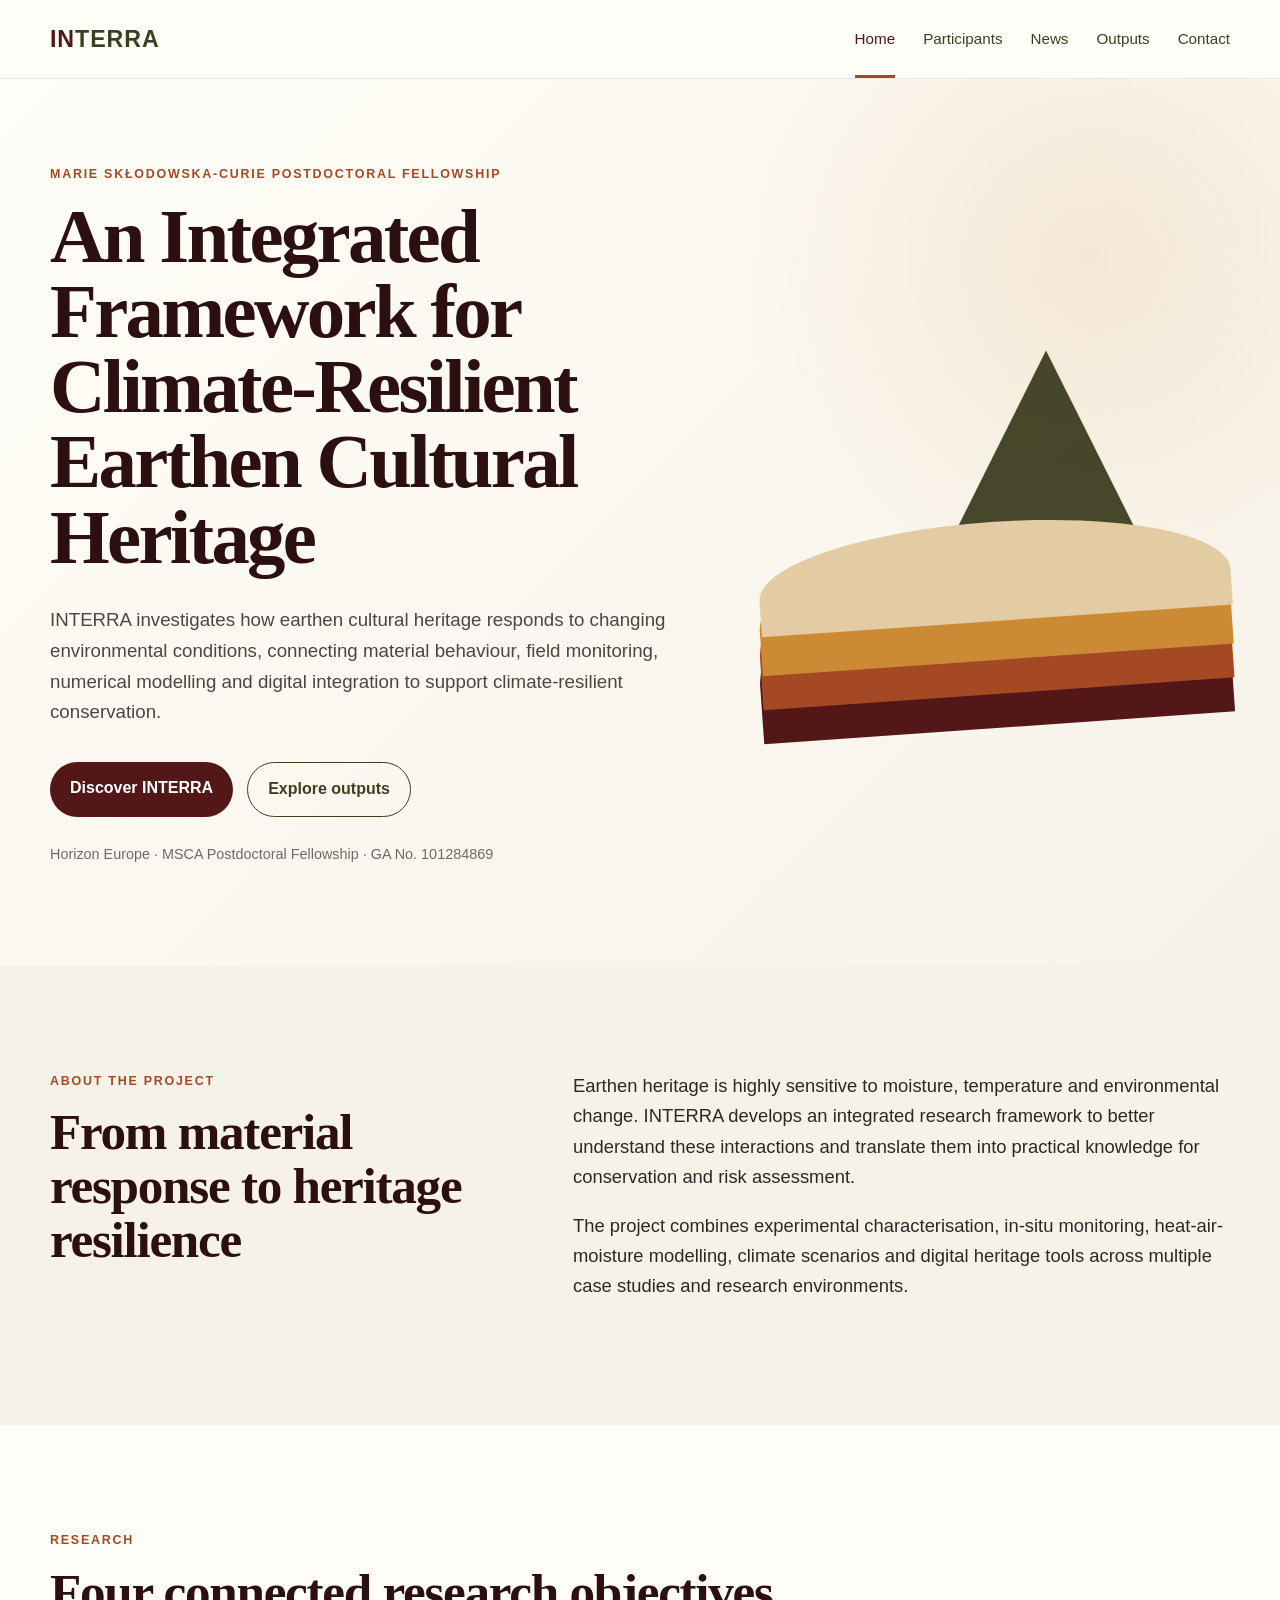
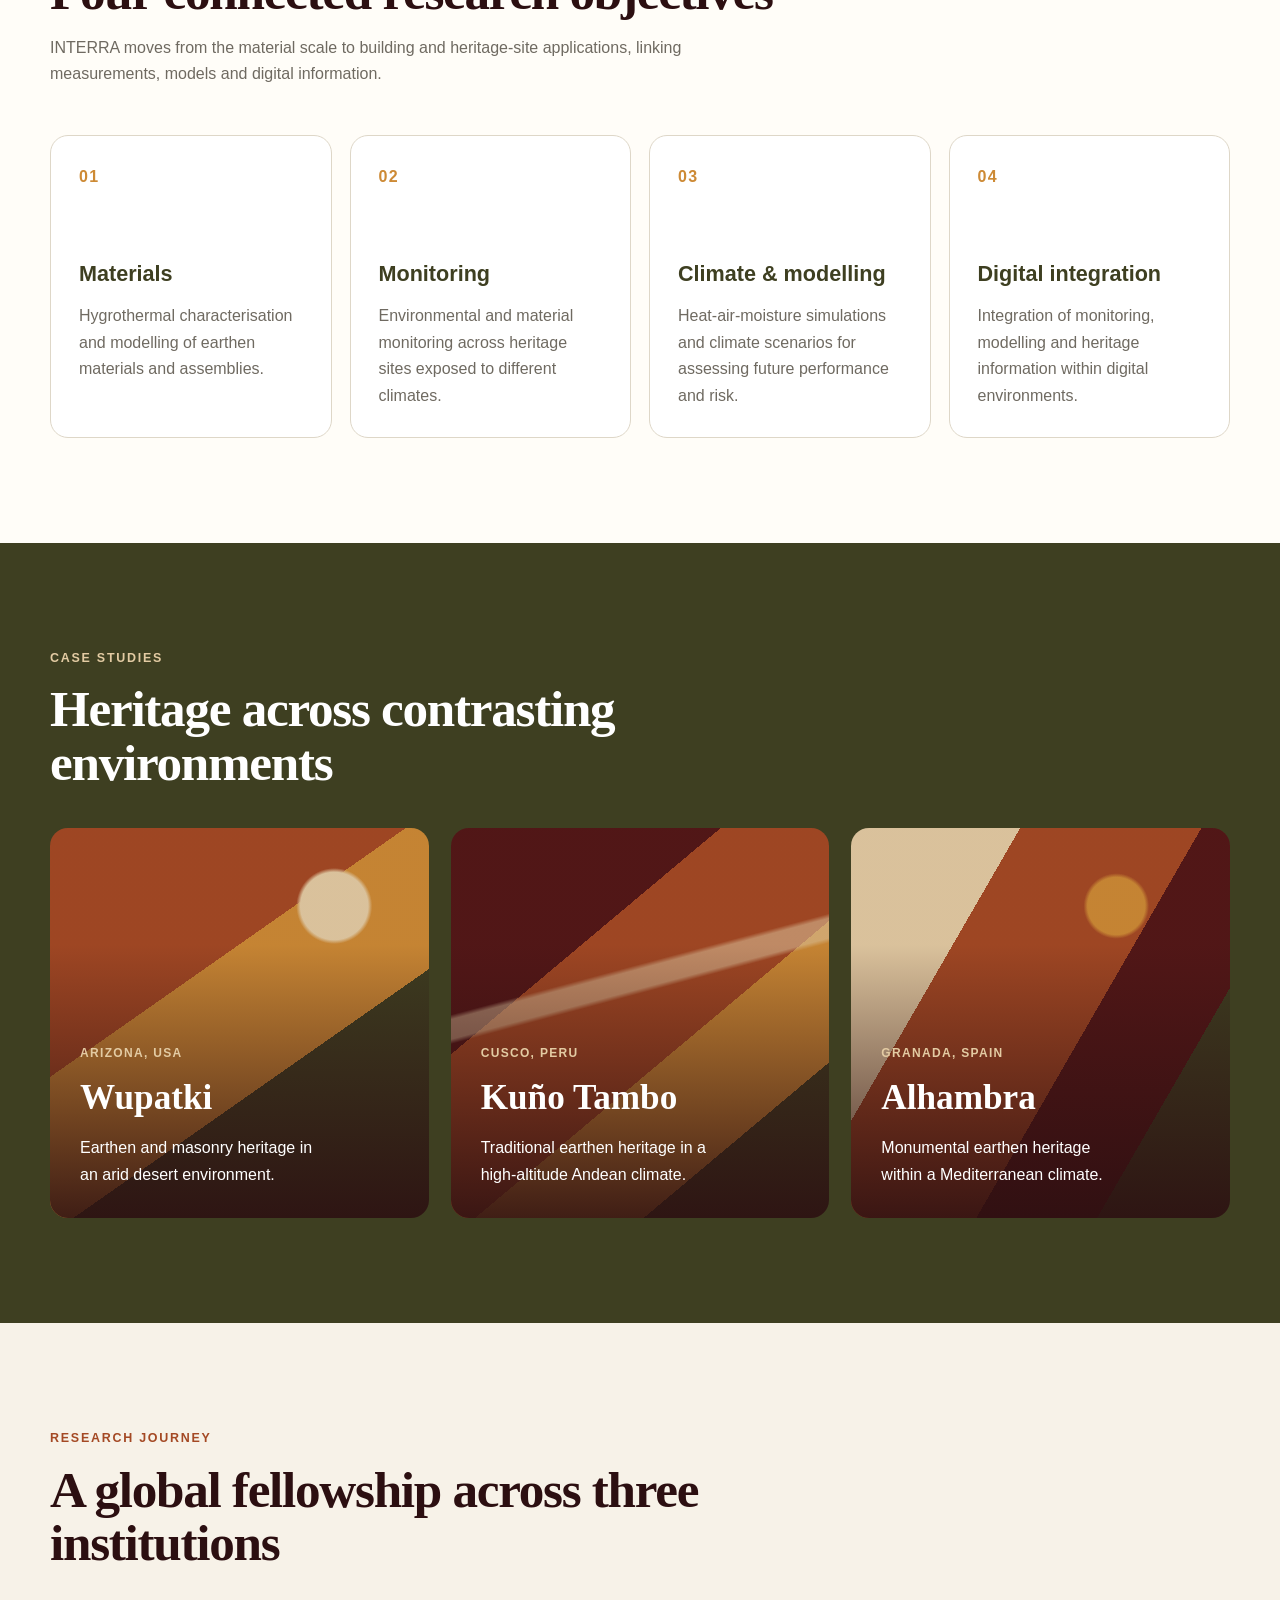
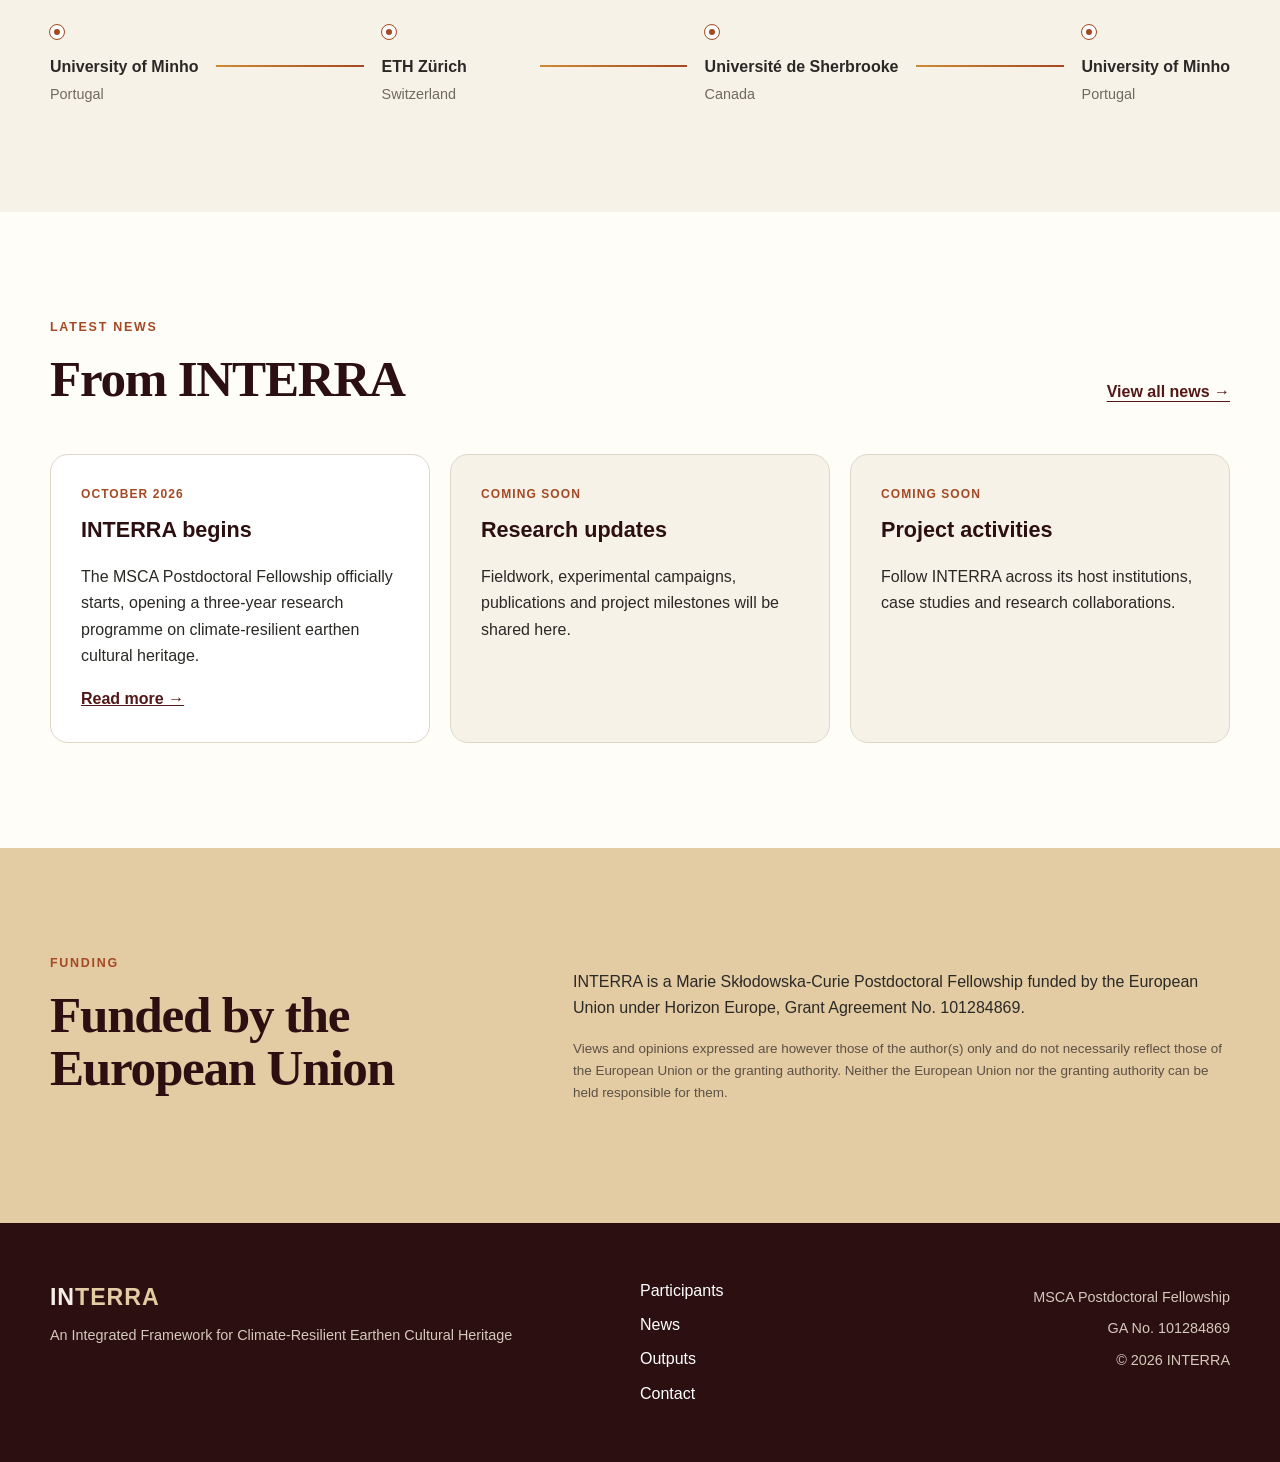
<file: index.html>
<!DOCTYPE html>
<html lang="en">
<head>
  <meta charset="UTF-8">
  <meta name="viewport" content="width=device-width, initial-scale=1.0">
  <meta name="description" content="INTERRA – An Integrated Framework for Climate-Resilient Earthen Cultural Heritage. Marie Skłodowska-Curie Postdoctoral Fellowship funded by the European Union under Horizon Europe.">
  <title>INTERRA | Climate-Resilient Earthen Cultural Heritage</title>
  <link rel="stylesheet" href="css/style.css">
</head>
<body>
  <a class="skip-link" href="#main-content">Skip to main content</a>

  <header class="site-header">
    <div class="container nav-wrap">
      <a class="brand" href="index.html" aria-label="INTERRA home">
        <span class="brand-in">IN</span><span class="brand-terra">TERRA</span>
      </a>
      <nav class="main-nav" aria-label="Main navigation">
        <a class="active" href="index.html">Home</a>
        <a href="participants.html">Participants</a>
        <a href="news.html">News</a>
        <a href="outputs.html">Outputs</a>
        <a href="contact.html">Contact</a>
      </nav>
    </div>
  </header>

  <main id="main-content">
    <section class="hero">
      <div class="container hero-grid">
        <div class="hero-copy">
          <p class="eyebrow">Marie Skłodowska-Curie Postdoctoral Fellowship</p>
          <h1>An Integrated Framework for Climate-Resilient Earthen Cultural Heritage</h1>
          <p class="hero-text">INTERRA investigates how earthen cultural heritage responds to changing environmental conditions, connecting material behaviour, field monitoring, numerical modelling and digital integration to support climate-resilient conservation.</p>
          <div class="hero-actions">
            <a class="button button-primary" href="#about">Discover INTERRA</a>
            <a class="button button-secondary" href="outputs.html">Explore outputs</a>
          </div>
          <p class="grant-line">Horizon Europe · MSCA Postdoctoral Fellowship · GA No. 101284869</p>
        </div>
        <div class="hero-mark" aria-hidden="true">
          <div class="terrain terrain-1"></div>
          <div class="terrain terrain-2"></div>
          <div class="terrain terrain-3"></div>
          <div class="terrain terrain-4"></div>
        </div>
      </div>
    </section>

    <section id="about" class="section section-light">
      <div class="container two-column">
        <div>
          <p class="section-label">About the project</p>
          <h2>From material response to heritage resilience</h2>
        </div>
        <div class="body-large">
          <p>Earthen heritage is highly sensitive to moisture, temperature and environmental change. INTERRA develops an integrated research framework to better understand these interactions and translate them into practical knowledge for conservation and risk assessment.</p>
          <p>The project combines experimental characterisation, in-situ monitoring, heat-air-moisture modelling, climate scenarios and digital heritage tools across multiple case studies and research environments.</p>
        </div>
      </div>
    </section>

    <section class="section research-section">
      <div class="container">
        <div class="section-heading">
          <p class="section-label">Research</p>
          <h2>Four connected research objectives</h2>
          <p>INTERRA moves from the material scale to building and heritage-site applications, linking measurements, models and digital information.</p>
        </div>
        <div class="research-grid">
          <article class="research-card"><span class="card-number">01</span><h3>Materials</h3><p>Hygrothermal characterisation and modelling of earthen materials and assemblies.</p></article>
          <article class="research-card"><span class="card-number">02</span><h3>Monitoring</h3><p>Environmental and material monitoring across heritage sites exposed to different climates.</p></article>
          <article class="research-card"><span class="card-number">03</span><h3>Climate &amp; modelling</h3><p>Heat-air-moisture simulations and climate scenarios for assessing future performance and risk.</p></article>
          <article class="research-card"><span class="card-number">04</span><h3>Digital integration</h3><p>Integration of monitoring, modelling and heritage information within digital environments.</p></article>
        </div>
      </div>
    </section>

    <section class="section case-section">
      <div class="container">
        <div class="section-heading compact">
          <p class="section-label">Case studies</p>
          <h2>Heritage across contrasting environments</h2>
        </div>
        <div class="case-grid">
          <article class="case-card case-wupatki"><div class="case-content"><p class="case-location">Arizona, USA</p><h3>Wupatki</h3><p>Earthen and masonry heritage in an arid desert environment.</p></div></article>
          <article class="case-card case-peru"><div class="case-content"><p class="case-location">Cusco, Peru</p><h3>Kuño Tambo</h3><p>Traditional earthen heritage in a high-altitude Andean climate.</p></div></article>
          <article class="case-card case-alhambra"><div class="case-content"><p class="case-location">Granada, Spain</p><h3>Alhambra</h3><p>Monumental earthen heritage within a Mediterranean climate.</p></div></article>
        </div>
      </div>
    </section>

    <section class="section mobility-section">
      <div class="container">
        <div class="section-heading compact">
          <p class="section-label">Research journey</p>
          <h2>A global fellowship across three institutions</h2>
        </div>
        <div class="journey">
          <div class="journey-stop"><span class="journey-dot"></span><strong>University of Minho</strong><span>Portugal</span></div>
          <div class="journey-line"></div>
          <div class="journey-stop"><span class="journey-dot"></span><strong>ETH Zürich</strong><span>Switzerland</span></div>
          <div class="journey-line"></div>
          <div class="journey-stop"><span class="journey-dot"></span><strong>Université de Sherbrooke</strong><span>Canada</span></div>
          <div class="journey-line"></div>
          <div class="journey-stop"><span class="journey-dot"></span><strong>University of Minho</strong><span>Portugal</span></div>
        </div>
      </div>
    </section>

    <section class="section news-section">
      <div class="container">
        <div class="section-heading heading-row">
          <div><p class="section-label">Latest news</p><h2>From INTERRA</h2></div>
          <a class="text-link" href="news.html">View all news →</a>
        </div>
        <div class="news-grid">
          <article class="news-card"><p class="news-date">October 2026</p><h3>INTERRA begins</h3><p>The MSCA Postdoctoral Fellowship officially starts, opening a three-year research programme on climate-resilient earthen cultural heritage.</p><a href="news.html">Read more →</a></article>
          <article class="news-card muted-card"><p class="news-date">Coming soon</p><h3>Research updates</h3><p>Fieldwork, experimental campaigns, publications and project milestones will be shared here.</p></article>
          <article class="news-card muted-card"><p class="news-date">Coming soon</p><h3>Project activities</h3><p>Follow INTERRA across its host institutions, case studies and research collaborations.</p></article>
        </div>
      </div>
    </section>

    <section class="section funding-section">
      <div class="container funding-grid">
        <div><p class="section-label">Funding</p><h2>Funded by the European Union</h2></div>
        <div>
          <p>INTERRA is a Marie Skłodowska-Curie Postdoctoral Fellowship funded by the European Union under Horizon Europe, Grant Agreement No. 101284869.</p>
          <p class="disclaimer">Views and opinions expressed are however those of the author(s) only and do not necessarily reflect those of the European Union or the granting authority. Neither the European Union nor the granting authority can be held responsible for them.</p>
        </div>
      </div>
    </section>
  </main>

  <footer class="site-footer">
    <div class="container footer-grid">
      <div><div class="footer-brand"><span>IN</span>TERRA</div><p>An Integrated Framework for Climate-Resilient Earthen Cultural Heritage</p></div>
      <div class="footer-links"><a href="participants.html">Participants</a><a href="news.html">News</a><a href="outputs.html">Outputs</a><a href="contact.html">Contact</a></div>
      <div class="footer-meta"><p>MSCA Postdoctoral Fellowship</p><p>GA No. 101284869</p><p>© 2026 INTERRA</p></div>
    </div>
  </footer>
</body>
</html>
</file>
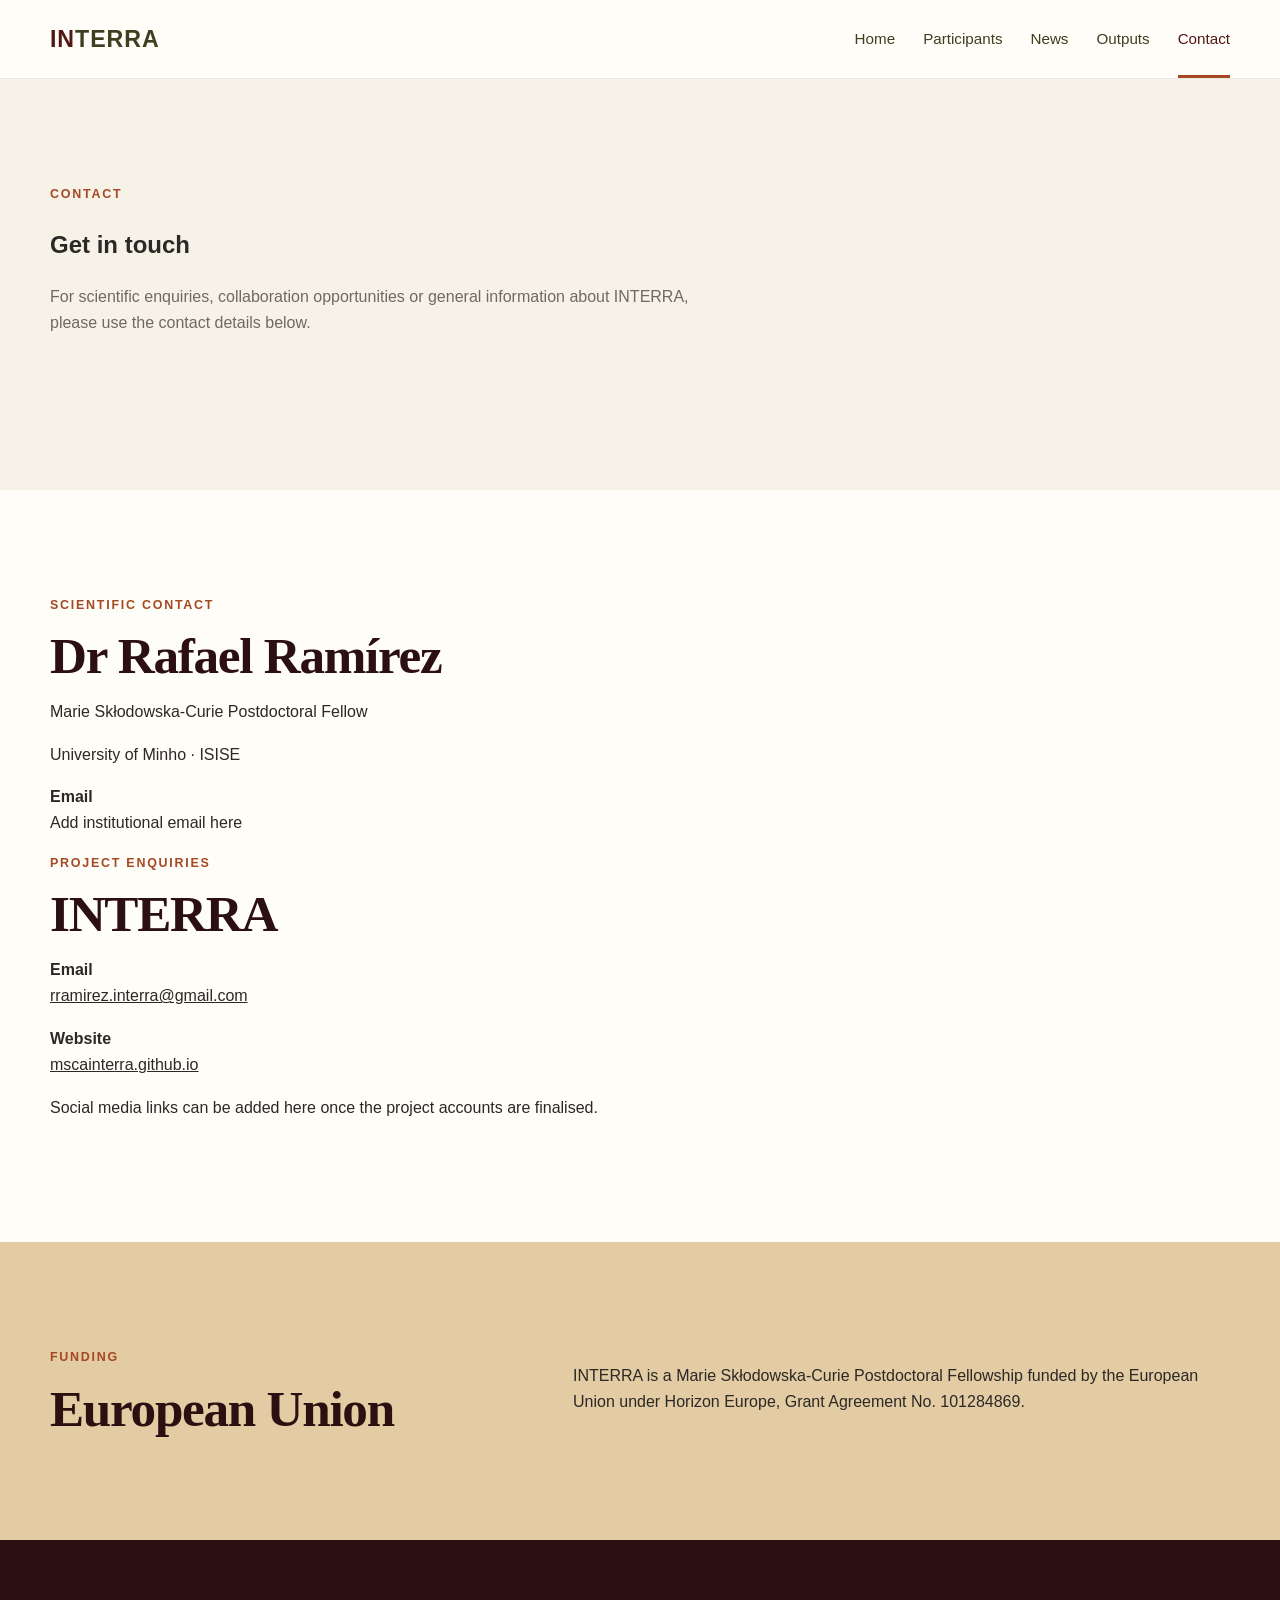
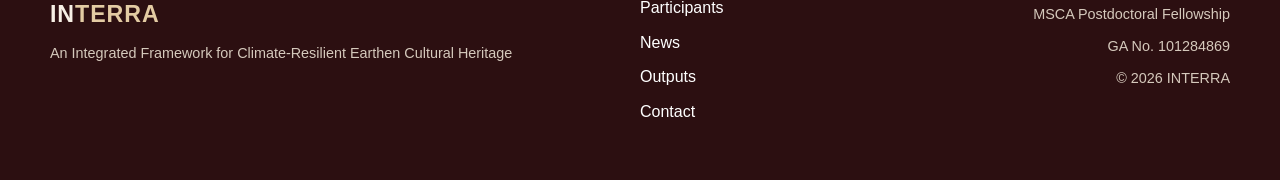
<file: contact.html>
<!DOCTYPE html>
<html lang="en">
<head>
  <meta charset="UTF-8">
  <meta name="viewport" content="width=device-width, initial-scale=1.0">
  <meta name="description" content="Contact information for the INTERRA MSCA Postdoctoral Fellowship.">
  <title>Contact | INTERRA</title>
  <link rel="stylesheet" href="css/style.css">
</head>
<body>
  <a class="skip-link" href="#main-content">Skip to main content</a>

  <header class="site-header">
    <div class="container nav-wrap">
      <a class="brand" href="index.html" aria-label="INTERRA home">
        <span class="brand-in">IN</span><span class="brand-terra">TERRA</span>
      </a>

      <nav class="main-nav" aria-label="Main navigation">
        <a  href="index.html">Home</a>
        <a  href="participants.html">Participants</a>
        <a  href="news.html">News</a>
        <a  href="outputs.html">Outputs</a>
        <a class="active" href="contact.html">Contact</a>
      </nav>
    </div>
  </header>

  <main id="main-content">

    <section class="section section-light">
      <div class="container">
        <div class="section-heading">
          <p class="section-label">Contact</p>
          <h1 class="page-title">Get in touch</h1>
          <p>For scientific enquiries, collaboration opportunities or general information about INTERRA, please use the contact details below.</p>
        </div>
      </div>
    </section>

    <section class="section">
      <div class="container contact-grid">

        <div class="contact-card">
          <p class="section-label">Scientific contact</p>
          <h2>Dr Rafael Ramírez</h2>
          <p>Marie Skłodowska-Curie Postdoctoral Fellow</p>
          <p>University of Minho · ISISE</p>

          <div class="contact-details">
            <p><strong>Email</strong><br><span class="muted-text">Add institutional email here</span></p>
          </div>
        </div>

        <div class="contact-card">
          <p class="section-label">Project enquiries</p>
          <h2>INTERRA</h2>

          <div class="contact-details">
            <p><strong>Email</strong><br><a href="mailto:rramirez.interra@gmail.com">rramirez.interra@gmail.com</a></p>
            <p><strong>Website</strong><br><a href="https://mscainterra.github.io/">mscainterra.github.io</a></p>
          </div>

          <p class="muted-text">Social media links can be added here once the project accounts are finalised.</p>
        </div>

      </div>
    </section>

    <section class="section funding-section">
      <div class="container funding-grid">
        <div>
          <p class="section-label">Funding</p>
          <h2>European Union</h2>
        </div>
        <div>
          <p>
            INTERRA is a Marie Skłodowska-Curie Postdoctoral Fellowship funded by the European Union under Horizon Europe, Grant Agreement No. 101284869.
          </p>
        </div>
      </div>
    </section>

  </main>

  <footer class="site-footer">
    <div class="container footer-grid">
      <div>
        <div class="footer-brand"><span>IN</span>TERRA</div>
        <p>An Integrated Framework for Climate-Resilient Earthen Cultural Heritage</p>
      </div>

      <div class="footer-links">
        <a href="participants.html">Participants</a>
        <a href="news.html">News</a>
        <a href="outputs.html">Outputs</a>
        <a href="contact.html">Contact</a>
      </div>

      <div class="footer-meta">
        <p>MSCA Postdoctoral Fellowship</p>
        <p>GA No. 101284869</p>
        <p>© 2026 INTERRA</p>
      </div>
    </div>
  </footer>
</body>
</html>
</file>
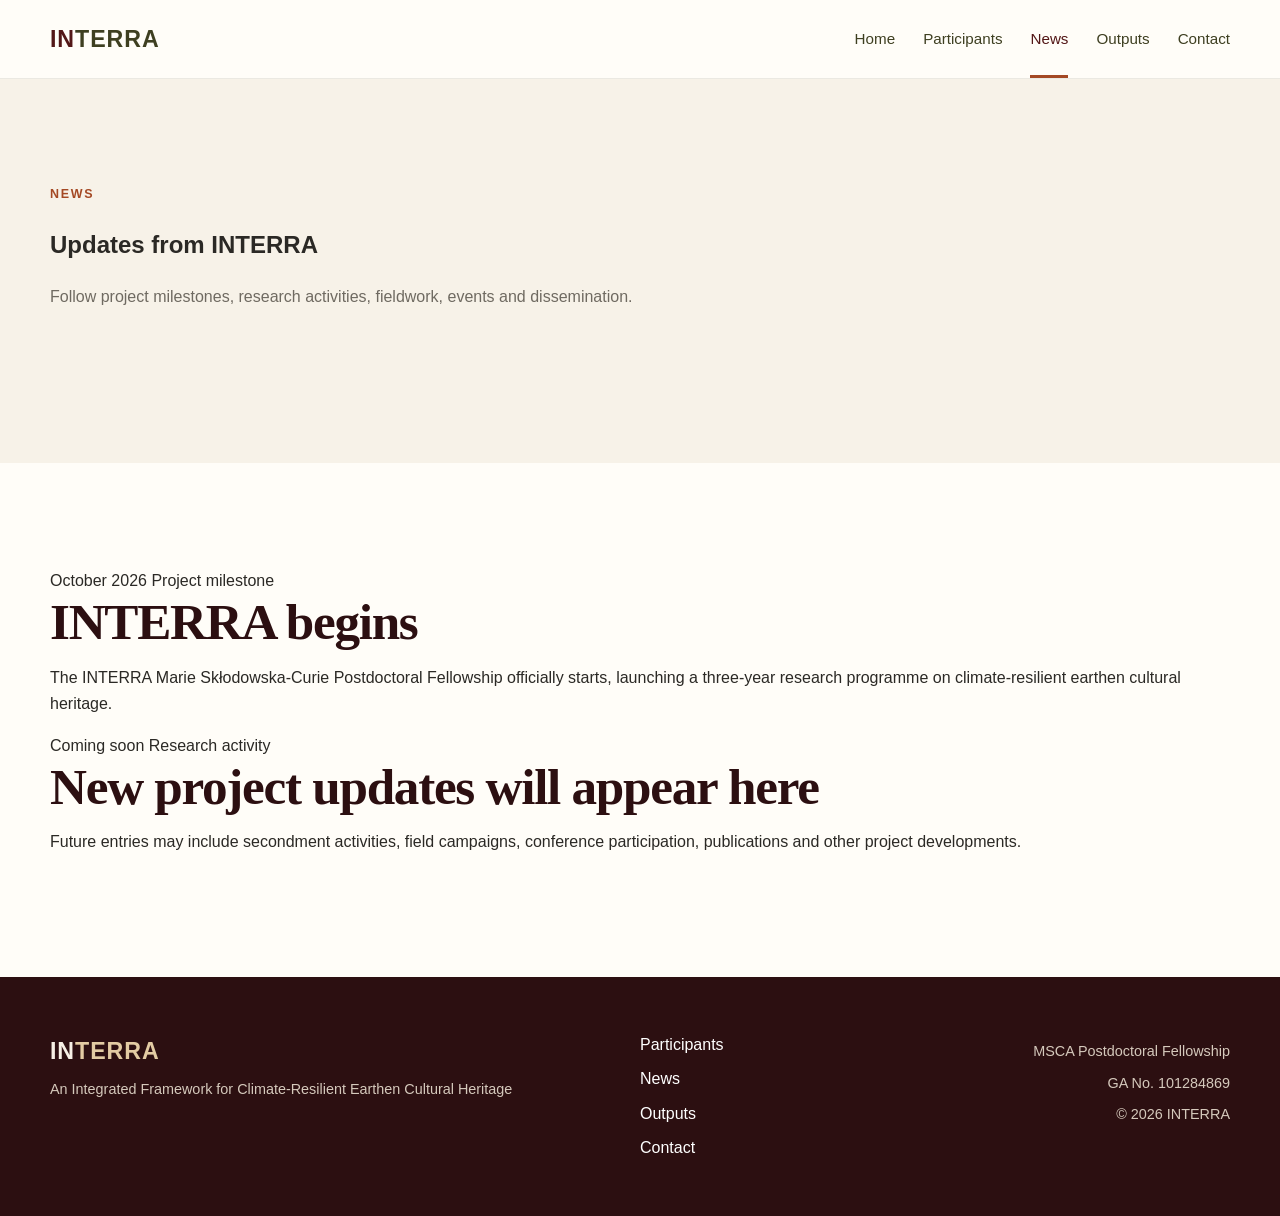
<file: news.html>
<!DOCTYPE html>
<html lang="en">
<head>
  <meta charset="UTF-8">
  <meta name="viewport" content="width=device-width, initial-scale=1.0">
  <meta name="description" content="Latest news, activities and milestones from the INTERRA MSCA Postdoctoral Fellowship.">
  <title>News | INTERRA</title>
  <link rel="stylesheet" href="css/style.css">
</head>
<body>
  <a class="skip-link" href="#main-content">Skip to main content</a>

  <header class="site-header">
    <div class="container nav-wrap">
      <a class="brand" href="index.html" aria-label="INTERRA home">
        <span class="brand-in">IN</span><span class="brand-terra">TERRA</span>
      </a>

      <nav class="main-nav" aria-label="Main navigation">
        <a  href="index.html">Home</a>
        <a  href="participants.html">Participants</a>
        <a class="active" href="news.html">News</a>
        <a  href="outputs.html">Outputs</a>
        <a  href="contact.html">Contact</a>
      </nav>
    </div>
  </header>

  <main id="main-content">

    <section class="section section-light">
      <div class="container">
        <div class="section-heading">
          <p class="section-label">News</p>
          <h1 class="page-title">Updates from INTERRA</h1>
          <p>Follow project milestones, research activities, fieldwork, events and dissemination.</p>
        </div>
      </div>
    </section>

    <section class="section">
      <div class="container">
        <div class="news-list">

          <article class="news-entry">
            <div class="news-entry-meta">
              <span>October 2026</span>
              <span>Project milestone</span>
            </div>
            <div>
              <h2>INTERRA begins</h2>
              <p>
                The INTERRA Marie Skłodowska-Curie Postdoctoral Fellowship officially starts, launching a three-year research programme on climate-resilient earthen cultural heritage.
              </p>
            </div>
          </article>

          <article class="news-entry placeholder-entry">
            <div class="news-entry-meta">
              <span>Coming soon</span>
              <span>Research activity</span>
            </div>
            <div>
              <h2>New project updates will appear here</h2>
              <p>
                Future entries may include secondment activities, field campaigns, conference participation, publications and other project developments.
              </p>
            </div>
          </article>

        </div>
      </div>
    </section>

  </main>

  <footer class="site-footer">
    <div class="container footer-grid">
      <div>
        <div class="footer-brand"><span>IN</span>TERRA</div>
        <p>An Integrated Framework for Climate-Resilient Earthen Cultural Heritage</p>
      </div>

      <div class="footer-links">
        <a href="participants.html">Participants</a>
        <a href="news.html">News</a>
        <a href="outputs.html">Outputs</a>
        <a href="contact.html">Contact</a>
      </div>

      <div class="footer-meta">
        <p>MSCA Postdoctoral Fellowship</p>
        <p>GA No. 101284869</p>
        <p>© 2026 INTERRA</p>
      </div>
    </div>
  </footer>
</body>
</html>
</file>
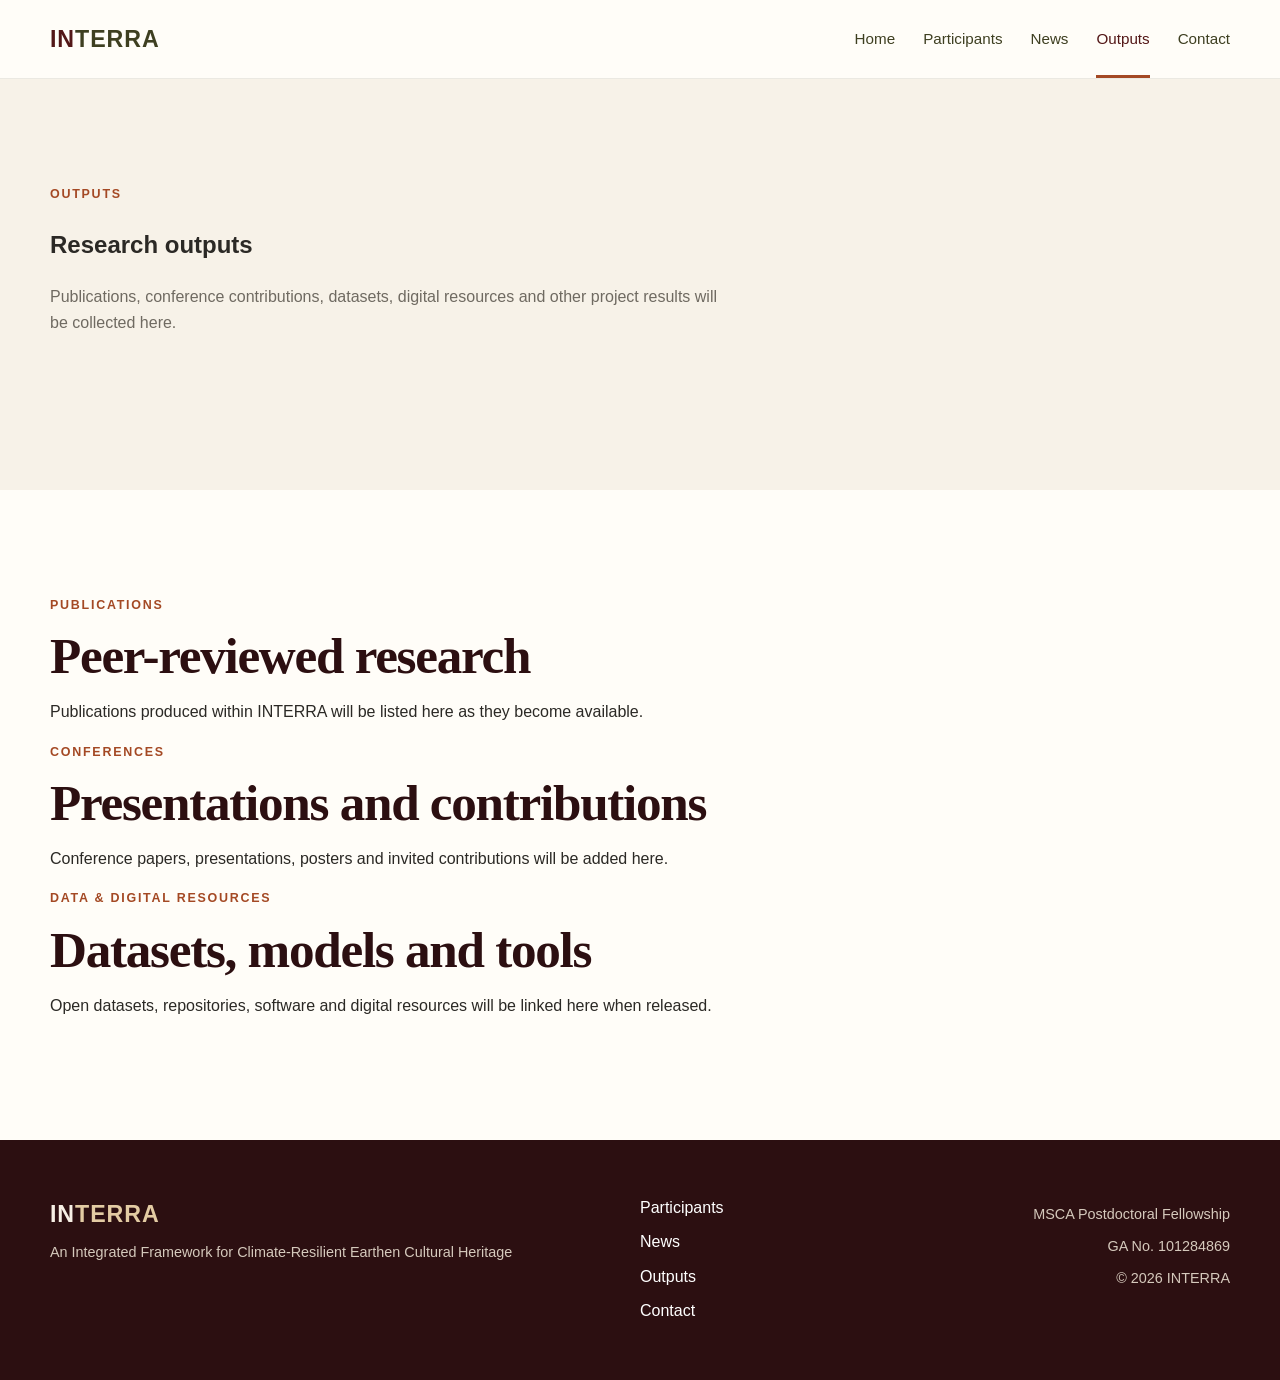
<file: outputs.html>
<!DOCTYPE html>
<html lang="en">
<head>
  <meta charset="UTF-8">
  <meta name="viewport" content="width=device-width, initial-scale=1.0">
  <meta name="description" content="Publications, conference contributions, datasets and other outputs from the INTERRA MSCA Postdoctoral Fellowship.">
  <title>Outputs | INTERRA</title>
  <link rel="stylesheet" href="css/style.css">
</head>
<body>
  <a class="skip-link" href="#main-content">Skip to main content</a>

  <header class="site-header">
    <div class="container nav-wrap">
      <a class="brand" href="index.html" aria-label="INTERRA home">
        <span class="brand-in">IN</span><span class="brand-terra">TERRA</span>
      </a>

      <nav class="main-nav" aria-label="Main navigation">
        <a  href="index.html">Home</a>
        <a  href="participants.html">Participants</a>
        <a  href="news.html">News</a>
        <a class="active" href="outputs.html">Outputs</a>
        <a  href="contact.html">Contact</a>
      </nav>
    </div>
  </header>

  <main id="main-content">

    <section class="section section-light">
      <div class="container">
        <div class="section-heading">
          <p class="section-label">Outputs</p>
          <h1 class="page-title">Research outputs</h1>
          <p>Publications, conference contributions, datasets, digital resources and other project results will be collected here.</p>
        </div>
      </div>
    </section>

    <section class="section">
      <div class="container">

        <div class="output-block">
          <div class="output-heading">
            <p class="section-label">Publications</p>
            <h2>Peer-reviewed research</h2>
          </div>
          <div class="output-empty">
            <p>Publications produced within INTERRA will be listed here as they become available.</p>
          </div>
        </div>

        <div class="output-block">
          <div class="output-heading">
            <p class="section-label">Conferences</p>
            <h2>Presentations and contributions</h2>
          </div>
          <div class="output-empty">
            <p>Conference papers, presentations, posters and invited contributions will be added here.</p>
          </div>
        </div>

        <div class="output-block">
          <div class="output-heading">
            <p class="section-label">Data &amp; digital resources</p>
            <h2>Datasets, models and tools</h2>
          </div>
          <div class="output-empty">
            <p>Open datasets, repositories, software and digital resources will be linked here when released.</p>
          </div>
        </div>

      </div>
    </section>

  </main>

  <footer class="site-footer">
    <div class="container footer-grid">
      <div>
        <div class="footer-brand"><span>IN</span>TERRA</div>
        <p>An Integrated Framework for Climate-Resilient Earthen Cultural Heritage</p>
      </div>

      <div class="footer-links">
        <a href="participants.html">Participants</a>
        <a href="news.html">News</a>
        <a href="outputs.html">Outputs</a>
        <a href="contact.html">Contact</a>
      </div>

      <div class="footer-meta">
        <p>MSCA Postdoctoral Fellowship</p>
        <p>GA No. 101284869</p>
        <p>© 2026 INTERRA</p>
      </div>
    </div>
  </footer>
</body>
</html>
</file>
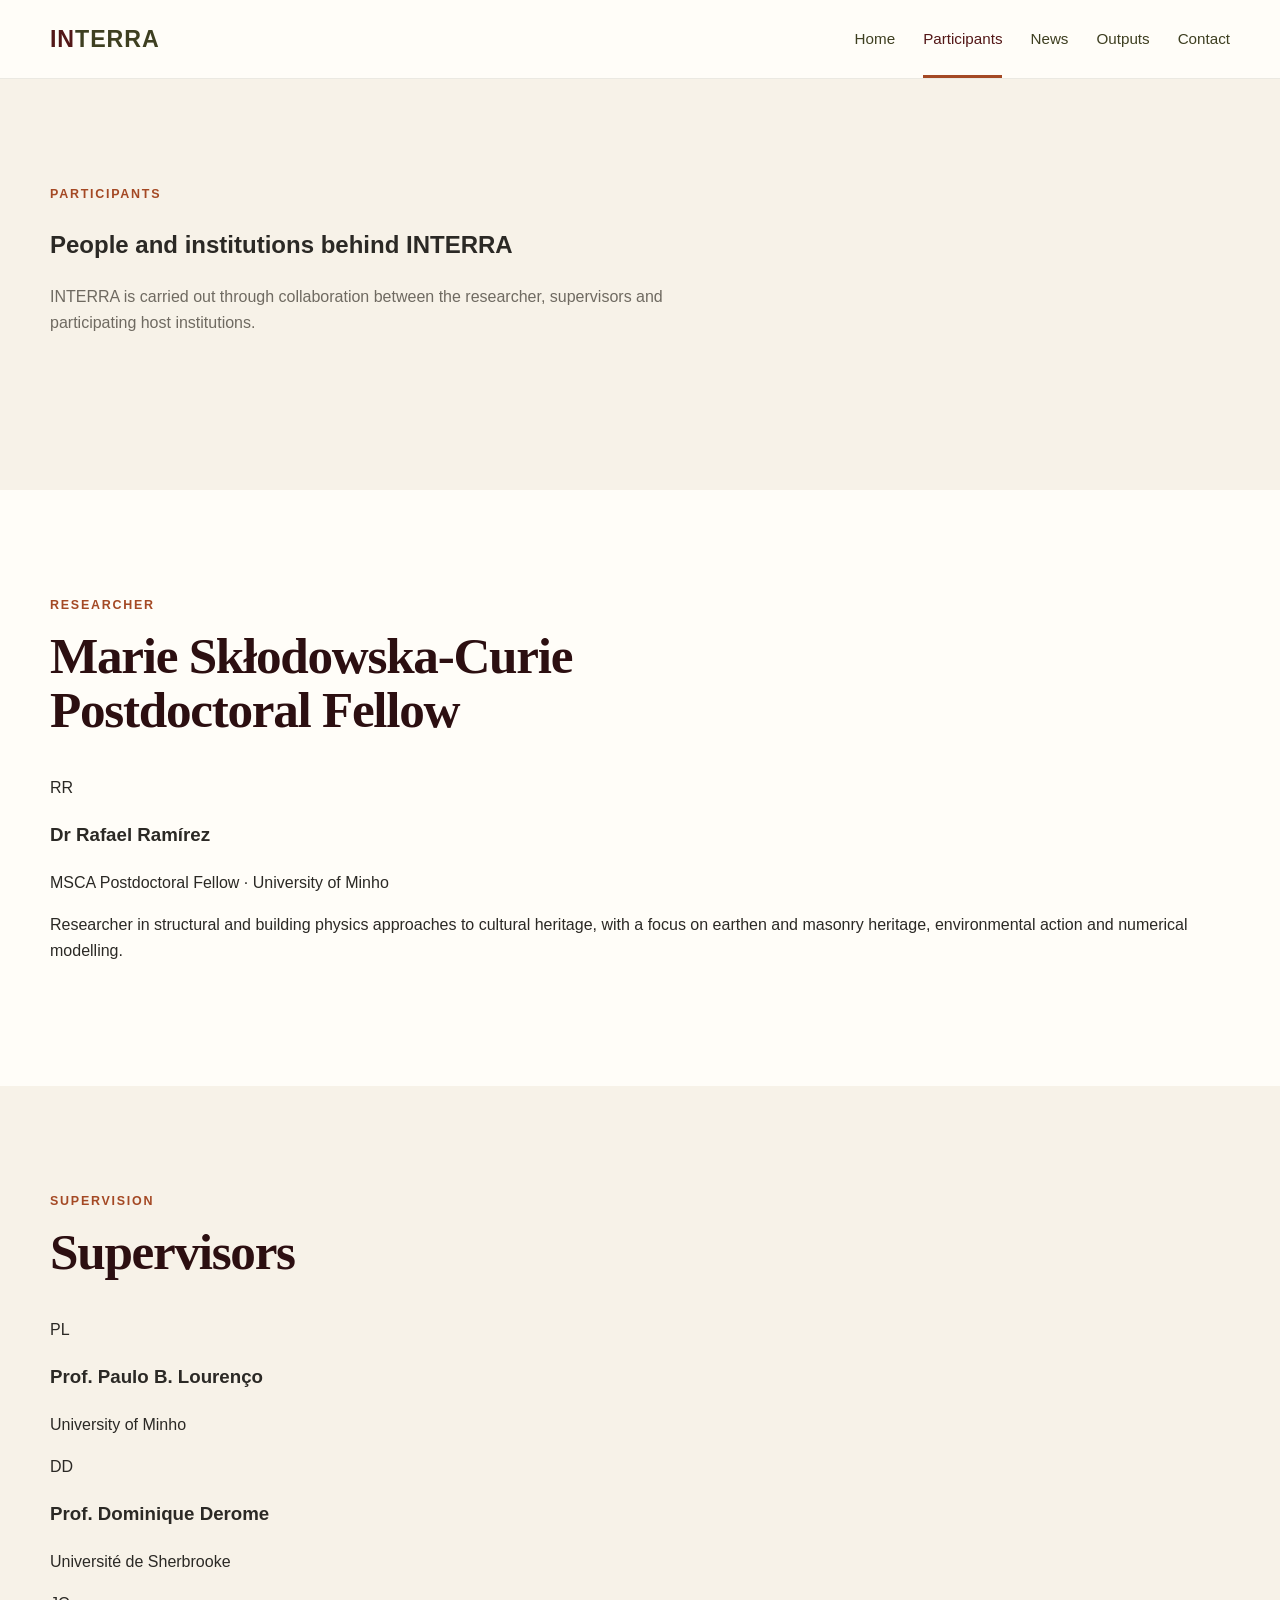
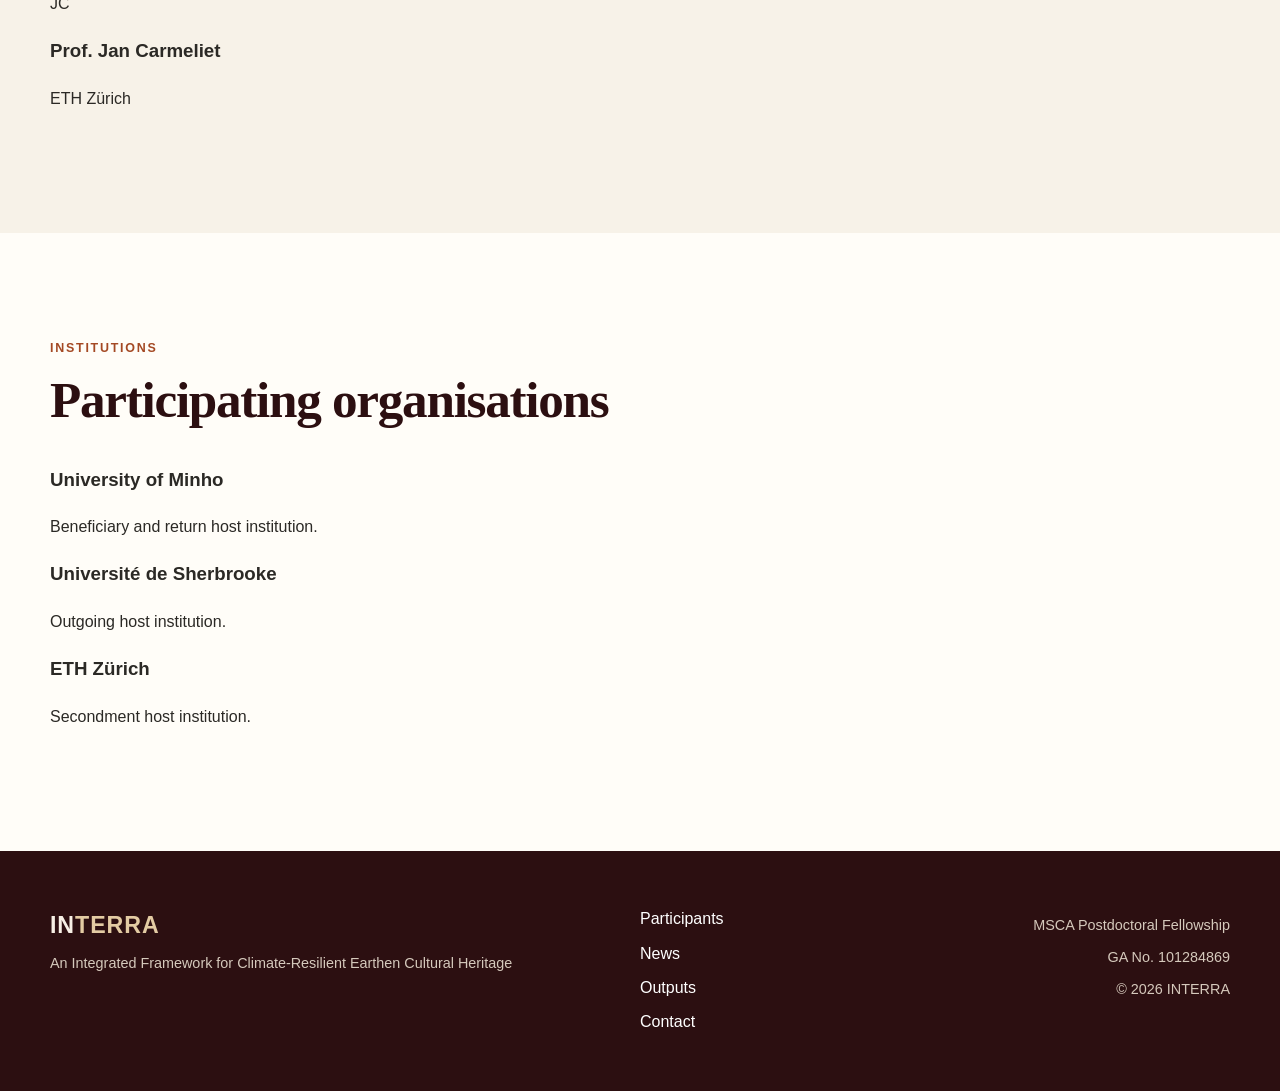
<file: participants.html>
<!DOCTYPE html>
<html lang="en">
<head>
  <meta charset="UTF-8">
  <meta name="viewport" content="width=device-width, initial-scale=1.0">
  <meta name="description" content="Participants and institutions involved in the INTERRA MSCA Postdoctoral Fellowship.">
  <title>Participants | INTERRA</title>
  <link rel="stylesheet" href="css/style.css">
</head>
<body>
  <a class="skip-link" href="#main-content">Skip to main content</a>

  <header class="site-header">
    <div class="container nav-wrap">
      <a class="brand" href="index.html" aria-label="INTERRA home">
        <span class="brand-in">IN</span><span class="brand-terra">TERRA</span>
      </a>

      <nav class="main-nav" aria-label="Main navigation">
        <a  href="index.html">Home</a>
        <a class="active" href="participants.html">Participants</a>
        <a  href="news.html">News</a>
        <a  href="outputs.html">Outputs</a>
        <a  href="contact.html">Contact</a>
      </nav>
    </div>
  </header>

  <main id="main-content">

    <section class="section section-light">
      <div class="container">
        <div class="section-heading">
          <p class="section-label">Participants</p>
          <h1 class="page-title">People and institutions behind INTERRA</h1>
          <p>INTERRA is carried out through collaboration between the researcher, supervisors and participating host institutions.</p>
        </div>
      </div>
    </section>

    <section class="section">
      <div class="container">
        <div class="section-heading compact">
          <p class="section-label">Researcher</p>
          <h2>Marie Skłodowska-Curie Postdoctoral Fellow</h2>
        </div>

        <article class="profile-card">
          <div class="profile-placeholder" aria-hidden="true">RR</div>
          <div>
            <h3>Dr Rafael Ramírez</h3>
            <p class="profile-role">MSCA Postdoctoral Fellow · University of Minho</p>
            <p>
              Researcher in structural and building physics approaches to cultural heritage, with a focus on earthen and masonry heritage, environmental action and numerical modelling.
            </p>
          </div>
        </article>
      </div>
    </section>

    <section class="section section-light">
      <div class="container">
        <div class="section-heading compact">
          <p class="section-label">Supervision</p>
          <h2>Supervisors</h2>
        </div>

        <div class="profile-grid">
          <article class="mini-profile">
            <div class="profile-placeholder small" aria-hidden="true">PL</div>
            <h3>Prof. Paulo B. Lourenço</h3>
            <p>University of Minho</p>
          </article>

          <article class="mini-profile">
            <div class="profile-placeholder small" aria-hidden="true">DD</div>
            <h3>Prof. Dominique Derome</h3>
            <p>Université de Sherbrooke</p>
          </article>

          <article class="mini-profile">
            <div class="profile-placeholder small" aria-hidden="true">JC</div>
            <h3>Prof. Jan Carmeliet</h3>
            <p>ETH Zürich</p>
          </article>
        </div>
      </div>
    </section>

    <section class="section">
      <div class="container">
        <div class="section-heading compact">
          <p class="section-label">Institutions</p>
          <h2>Participating organisations</h2>
        </div>

        <div class="institution-grid">
          <article class="institution-card">
            <h3>University of Minho</h3>
            <p>Beneficiary and return host institution.</p>
          </article>

          <article class="institution-card">
            <h3>Université de Sherbrooke</h3>
            <p>Outgoing host institution.</p>
          </article>

          <article class="institution-card">
            <h3>ETH Zürich</h3>
            <p>Secondment host institution.</p>
          </article>
        </div>
      </div>
    </section>

  </main>

  <footer class="site-footer">
    <div class="container footer-grid">
      <div>
        <div class="footer-brand"><span>IN</span>TERRA</div>
        <p>An Integrated Framework for Climate-Resilient Earthen Cultural Heritage</p>
      </div>

      <div class="footer-links">
        <a href="participants.html">Participants</a>
        <a href="news.html">News</a>
        <a href="outputs.html">Outputs</a>
        <a href="contact.html">Contact</a>
      </div>

      <div class="footer-meta">
        <p>MSCA Postdoctoral Fellowship</p>
        <p>GA No. 101284869</p>
        <p>© 2026 INTERRA</p>
      </div>
    </div>
  </footer>
</body>
</html>
</file>
<file: css/style.css>
:root {
  --burgundy: #531717;
  --deep-brown: #2c0f11;
  --olive: #3e3f21;
  --sand: #e3cba3;
  --ochre: #cd8a35;
  --terracotta: #a44924;
  --cream: #f7f2e8;
  --paper: #fffdf8;
  --text: #2b2925;
  --muted: #6f6a61;
  --line: #ded7c8;
  --max-width: 1180px;
  --radius: 18px;
  --shadow: 0 18px 45px rgba(44, 15, 17, 0.08);
}

*, *::before, *::after { box-sizing: border-box; }
html { scroll-behavior: smooth; }
body { margin: 0; font-family: Arial, Helvetica, sans-serif; color: var(--text); background: var(--paper); line-height: 1.65; }
a { color: inherit; }
.container { width: min(var(--max-width), calc(100% - 40px)); margin-inline: auto; }
.skip-link { position: absolute; left: -9999px; top: 0; background: var(--deep-brown); color: white; padding: 10px 16px; z-index: 1000; }
.skip-link:focus { left: 12px; top: 12px; }

.site-header { position: sticky; top: 0; z-index: 100; background: rgba(255,253,248,.96); backdrop-filter: blur(10px); border-bottom: 1px solid rgba(62,63,33,.10); }
.nav-wrap { min-height: 78px; display: flex; align-items: center; justify-content: space-between; gap: 30px; }
.brand { text-decoration: none; font-weight: 800; font-size: 1.45rem; letter-spacing: .04em; }
.brand-in { color: var(--burgundy); }
.brand-terra { color: var(--olive); }
.main-nav { display: flex; gap: 28px; align-items: center; }
.main-nav a { text-decoration: none; font-size: .95rem; color: var(--olive); padding: 26px 0 23px; border-bottom: 3px solid transparent; }
.main-nav a:hover, .main-nav a:focus-visible, .main-nav a.active { color: var(--burgundy); border-bottom-color: var(--terracotta); }

.hero { overflow: hidden; background: radial-gradient(circle at 85% 20%, rgba(205,138,53,.14), transparent 27%), linear-gradient(135deg,#fffdf8 0%,#f7f2e8 100%); }
.hero-grid { min-height: 720px; display: grid; grid-template-columns: 1.15fr .85fr; align-items: center; gap: 70px; padding-block: 85px; }
.eyebrow, .section-label { margin: 0 0 14px; color: var(--terracotta); font-size: .78rem; font-weight: 800; letter-spacing: .14em; text-transform: uppercase; }
.hero h1 { margin: 0; max-width: 850px; color: var(--deep-brown); font-family: Georgia,"Times New Roman",serif; font-size: clamp(3rem,6vw,5.7rem); line-height: .98; letter-spacing: -.035em; }
.hero-text { margin: 30px 0 0; max-width: 700px; font-size: 1.17rem; color: #4b473f; }
.hero-actions { display: flex; flex-wrap: wrap; gap: 14px; margin-top: 34px; }
.button { display: inline-block; padding: 13px 20px; border-radius: 999px; text-decoration: none; font-weight: 700; transition: transform 160ms ease, background 160ms ease; }
.button:hover { transform: translateY(-2px); }
.button-primary { background: var(--burgundy); color: white; }
.button-primary:hover { background: var(--deep-brown); }
.button-secondary { border: 1px solid var(--olive); color: var(--olive); }
.grant-line { margin-top: 26px; color: var(--muted); font-size: .9rem; }
.hero-mark { position: relative; min-height: 430px; }
.hero-mark::before { content:""; position:absolute; right:12%; top:10%; width:54%; aspect-ratio:1/1; background:var(--olive); clip-path:polygon(50% 0,100% 100%,0 100%); opacity:.95; }
.terrain { position:absolute; left:0; width:100%; border-radius:55% 55% 0 0 / 70% 70% 0 0; transform:rotate(-4deg); }
.terrain-1 { height:38%; bottom:2%; background:var(--burgundy); }
.terrain-2 { height:34%; bottom:10%; background:var(--terracotta); }
.terrain-3 { height:29%; bottom:18%; background:var(--ochre); }
.terrain-4 { height:23%; bottom:27%; background:var(--sand); }

.section { padding-block: 105px; }
.section-light { background: var(--cream); }
.two-column { display:grid; grid-template-columns:.8fr 1.2fr; gap:85px; }
.section h2 { margin:0; color:var(--deep-brown); font-family:Georgia,"Times New Roman",serif; font-size:clamp(2.2rem,4vw,3.8rem); line-height:1.05; letter-spacing:-.025em; }
.body-large { font-size:1.15rem; }
.body-large p:first-child { margin-top:0; }
.section-heading { max-width:780px; margin-bottom:48px; }
.section-heading.compact { margin-bottom:38px; }
.section-heading > p:last-child { color:var(--muted); max-width:680px; }
.heading-row { max-width:none; display:flex; align-items:end; justify-content:space-between; gap:40px; }
.text-link { color:var(--burgundy); font-weight:700; text-decoration-thickness:1px; text-underline-offset:4px; }

.research-grid { display:grid; grid-template-columns:repeat(4,1fr); gap:18px; }
.research-card { min-height:300px; padding:28px; border:1px solid var(--line); border-radius:var(--radius); background:white; transition:transform 180ms ease, box-shadow 180ms ease; }
.research-card:hover { transform:translateY(-4px); box-shadow:var(--shadow); }
.card-number { display:inline-block; color:var(--ochre); font-weight:800; letter-spacing:.08em; margin-bottom:65px; }
.research-card h3 { margin:0 0 12px; color:var(--olive); font-size:1.35rem; }
.research-card p { margin:0; color:var(--muted); }

.case-section { background:var(--olive); color:white; }
.case-section .section-label { color:var(--sand); }
.case-section h2 { color:white; }
.case-grid { display:grid; grid-template-columns:repeat(3,1fr); gap:22px; }
.case-card { position:relative; min-height:390px; overflow:hidden; border-radius:var(--radius); display:flex; align-items:flex-end; isolation:isolate; }
.case-card::before { content:""; position:absolute; inset:0; z-index:-2; }
.case-card::after { content:""; position:absolute; inset:0; z-index:-1; background:linear-gradient(to top,rgba(44,15,17,.88),rgba(44,15,17,.05) 70%); }
.case-wupatki::before { background:radial-gradient(circle at 75% 20%,#e3cba3 0 8%,transparent 9%),linear-gradient(145deg,#a44924 0 38%,#cd8a35 38% 62%,#3e3f21 62% 100%); }
.case-peru::before { background:linear-gradient(165deg,transparent 0 38%,rgba(227,203,163,.55) 39% 43%,transparent 44%),linear-gradient(140deg,#531717 0 32%,#a44924 32% 58%,#cd8a35 58% 78%,#3e3f21 78% 100%); }
.case-alhambra::before { background:radial-gradient(circle at 70% 20%,#cd8a35 0 7%,transparent 8%),linear-gradient(120deg,#e3cba3 0 28%,#a44924 28% 58%,#531717 58% 78%,#3e3f21 78% 100%); }
.case-content { padding:30px; }
.case-location { margin:0 0 5px; color:var(--sand); text-transform:uppercase; letter-spacing:.11em; font-size:.75rem; font-weight:700; }
.case-card h3 { margin:0 0 8px; font-family:Georgia,"Times New Roman",serif; font-size:2.2rem; }
.case-card p:last-child { margin:0; max-width:28ch; }

.mobility-section { background:var(--cream); }
.journey { display:grid; grid-template-columns:auto 1fr auto 1fr auto 1fr auto; align-items:center; gap:18px; margin-top:55px; }
.journey-stop { display:grid; gap:3px; min-width:140px; }
.journey-stop span:last-child { color:var(--muted); font-size:.9rem; }
.journey-dot { width:14px; height:14px; background:var(--terracotta); border:4px solid white; outline:1px solid var(--terracotta); border-radius:50%; margin-bottom:12px; }
.journey-line { height:2px; background:linear-gradient(to right,var(--ochre),var(--terracotta)); }

.news-grid { display:grid; grid-template-columns:repeat(3,1fr); gap:20px; }
.news-card { padding:30px; border-radius:var(--radius); background:white; border:1px solid var(--line); }
.news-card h3 { margin:8px 0 12px; color:var(--deep-brown); font-size:1.35rem; }
.news-date { margin:0; color:var(--terracotta); text-transform:uppercase; letter-spacing:.09em; font-size:.75rem; font-weight:800; }
.news-card a { color:var(--burgundy); font-weight:700; }
.muted-card { background:var(--cream); }

.funding-section { background:var(--sand); }
.funding-grid { display:grid; grid-template-columns:.8fr 1.2fr; gap:85px; }
.disclaimer { color:#5b5144; font-size:.84rem; }

.site-footer { background:var(--deep-brown); color:#f7efe5; padding-block:55px; }
.footer-grid { display:grid; grid-template-columns:1.5fr .7fr .8fr; gap:60px; }
.footer-brand { font-size:1.45rem; font-weight:800; letter-spacing:.04em; color:var(--sand); }
.footer-brand span { color:#f7efe5; }
.footer-grid p { margin:8px 0; color:#d5c9bc; font-size:.9rem; }
.footer-links { display:grid; gap:8px; align-content:start; }
.footer-links a { color:white; text-decoration:none; }
.footer-links a:hover { text-decoration:underline; }
.footer-meta { text-align:right; }

@media (max-width:980px) {
  .hero-grid,.two-column,.funding-grid { grid-template-columns:1fr; }
  .hero-grid { min-height:auto; gap:30px; }
  .hero-mark { min-height:330px; }
  .research-grid { grid-template-columns:repeat(2,1fr); }
  .case-grid,.news-grid { grid-template-columns:1fr; }
  .case-card { min-height:310px; }
  .journey { grid-template-columns:1fr; gap:12px; }
  .journey-line { width:2px; height:35px; margin-left:6px; }
}

@media (max-width:760px) {
  .nav-wrap { min-height:auto; padding-block:18px; align-items:flex-start; flex-direction:column; gap:12px; }
  .main-nav { width:100%; gap:18px; overflow-x:auto; padding-bottom:2px; }
  .main-nav a { padding:4px 0 9px; white-space:nowrap; }
  .hero-grid { padding-block:60px; }
  .hero h1 { font-size:clamp(2.8rem,13vw,4.7rem); }
  .section { padding-block:75px; }
  .research-grid { grid-template-columns:1fr; }
  .research-card { min-height:auto; }
  .card-number { margin-bottom:30px; }
  .heading-row { align-items:flex-start; flex-direction:column; }
  .footer-grid { grid-template-columns:1fr; gap:30px; }
  .footer-meta { text-align:left; }
}
</file>
